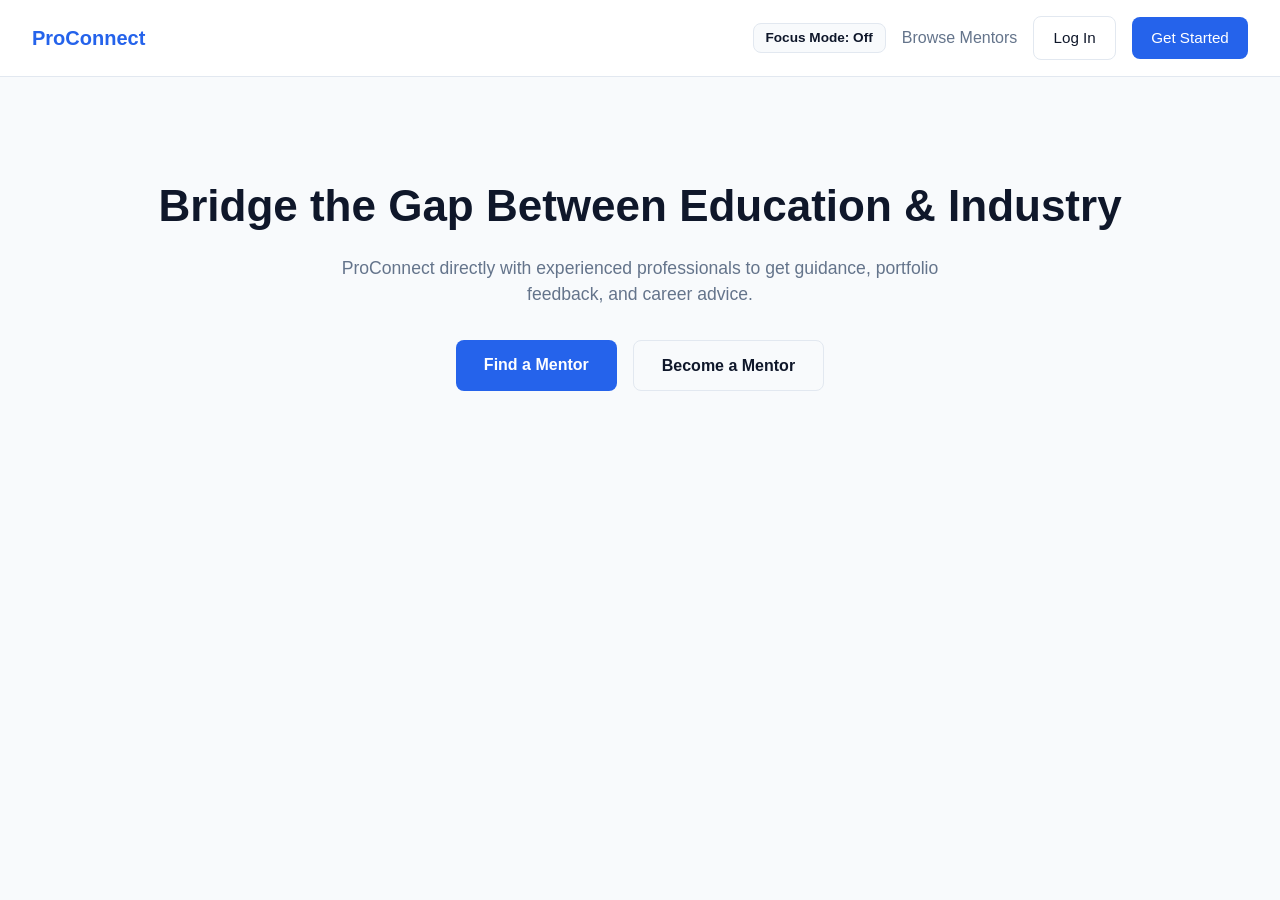
<file: index.html>
<!DOCTYPE html>
<html lang="en">
<head>
  <meta charset="UTF-8">
  <meta name="viewport" content="width=device-width, initial-scale=1.0">
  <title>ProConnect | Mentorship Platform</title>
  <link rel="stylesheet" href="assets/css/style.css">
</head>
<body>

  <nav class="navbar">
    <a href="index.html" class="brand">ProConnect</a>
    <div class="nav-links">
      <a href="browse.html">Browse Mentors</a>
      <a href="login.html" class="btn btn-outline">Log In</a>
      <a href="register.html" class="btn btn-primary">Get Started</a>
    </div>
  </nav>

  <main class="container">
    <div style="text-align: center; padding: 4rem 1rem;">
      <h1 style="font-size: 2.75rem; margin-bottom: 1rem;">Bridge the Gap Between Education & Industry</h1>
      <p style="color: var(--text-muted); max-width: 650px; margin: 0 auto 2rem; font-size: 1.1rem;">
        ProConnect directly with experienced professionals to get guidance, portfolio feedback, and career advice.
      </p>
      <div style="display: flex; gap: 1rem; justify-content: center;">
        <a href="register.html" class="btn btn-primary" style="padding: 0.8rem 1.75rem; font-size: 1rem;">Find a Mentor</a>
        <a href="register.html" class="btn btn-outline" style="padding: 0.8rem 1.75rem; font-size: 1rem;">Become a Mentor</a>
      </div>
    </div>
  </main>

  <script src="assets/js/accessibility.js"></script>
</body>
</html>
</file>
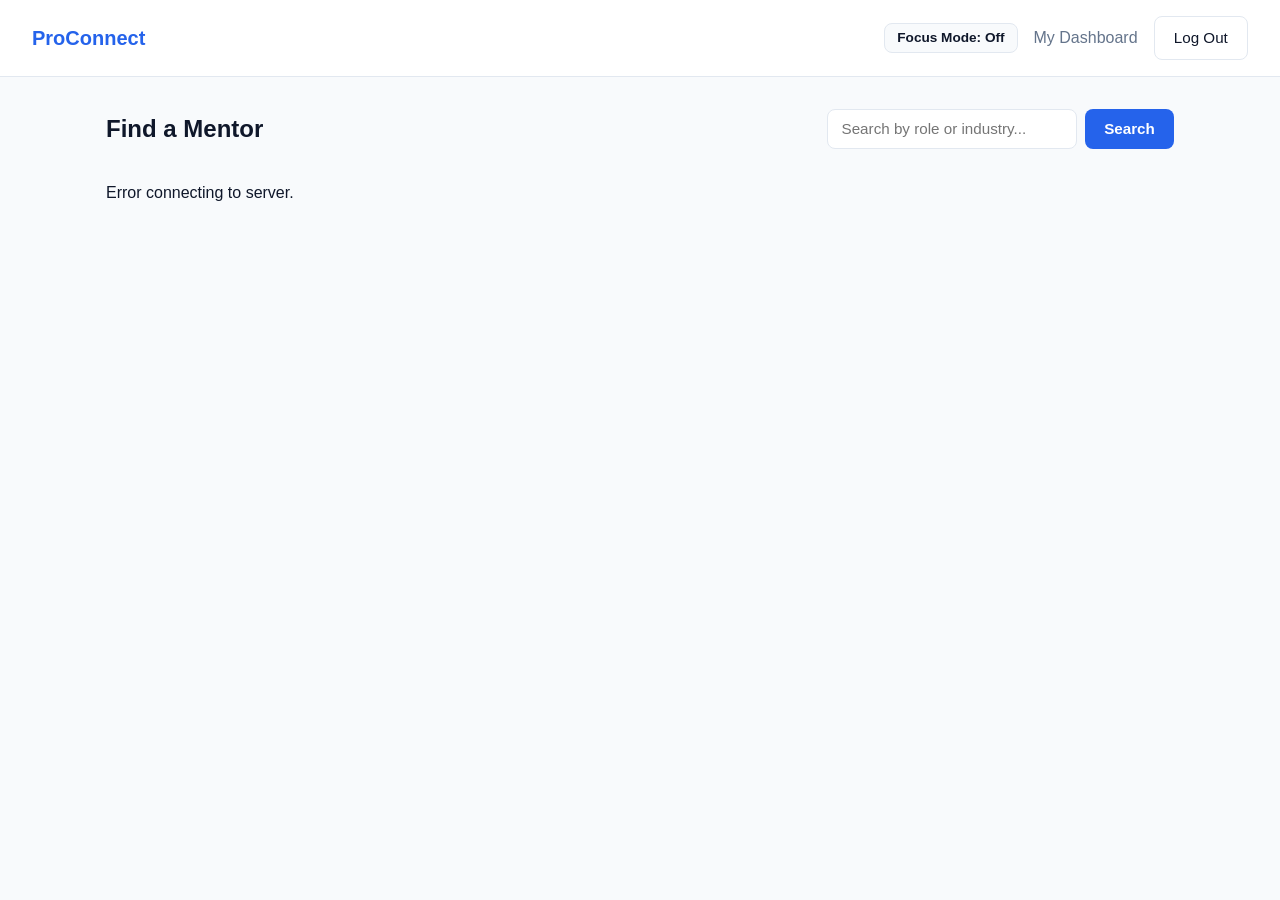
<file: browse.html>
<!DOCTYPE html>
<html lang="en">
<head>
  <meta charset="UTF-8">
  <meta name="viewport" content="width=device-width, initial-scale=1.0">
  <title>Browse Mentors | ProConnect</title>
  <link rel="stylesheet" href="assets/css/style.css">
</head>
<body>

  <nav class="navbar">
    <a href="index.html" class="brand">ProConnect</a>
    <div class="nav-links">
      <a href="dashboard-student.html">My Dashboard</a>
      <a href="index.html" class="btn btn-outline">Log Out</a>
    </div>
  </nav>

  <main class="container">
    <div style="display: flex; justify-content: space-between; align-items: center; margin-bottom: 2rem; flex-wrap: wrap; gap: 1rem;">
      <h2>Find a Mentor</h2>
      <div style="display: flex; gap: 0.5rem;">
        <input type="text" id="searchInput" class="form-control" placeholder="Search by role or industry..." style="width: 250px;">
        <button class="btn btn-primary" onclick="filterMentors()">Search</button>
      </div>
    </div>

    <!-- Mentor Grid -->
    <div class="grid-3" id="mentorGrid">
      <!-- Cards will be generated by browse.js -->
    </div>
  </main>

  <script src="assets/js/browse.js"></script>
  <script src="assets/js/accessibility.js"></script>
</body>
</html>
</file>
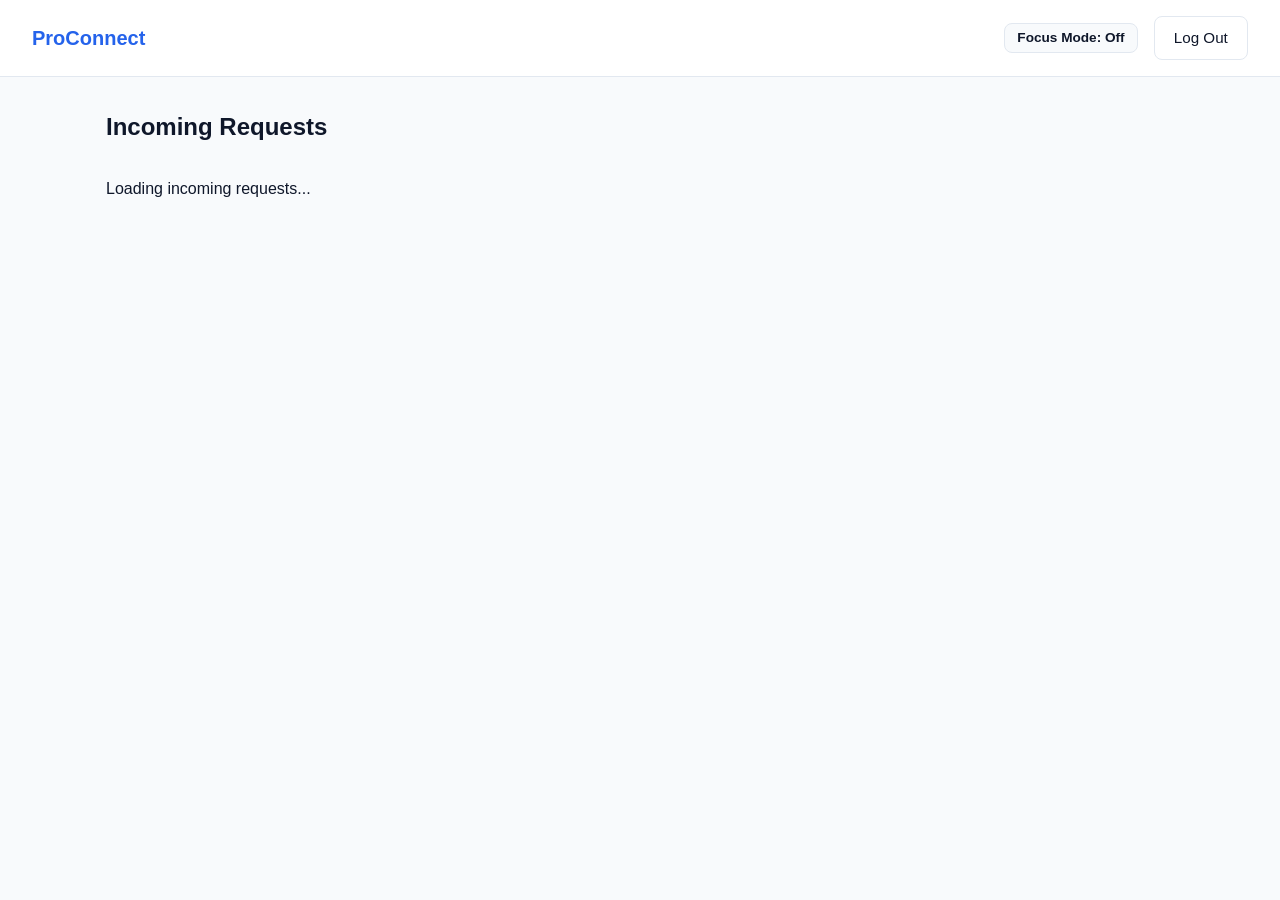
<file: dashboard-mentor.html>
<!DOCTYPE html>
<html lang="en">
<head>
  <meta charset="UTF-8">
  <meta name="viewport" content="width=device-width, initial-scale=1.0">
  <title>Mentor Dashboard | ProConnect</title>
  <link rel="stylesheet" href="assets/css/style.css">
</head>
<body>

  <nav class="navbar">
    <a href="index.html" class="brand">ProConnect</a>
    <div class="nav-links">
      <a href="index.html" class="btn btn-outline">Log Out</a>
    </div>
  </nav>

  <main class="container">
    <h2 style="margin-bottom: 2rem;">Incoming Requests</h2>
    <div id="mentorRequests">
      <p>Loading incoming requests...</p>
    </div>
  </main>

  <script src="assets/js/accessibility.js"></script>
  <script src="assets/js/dashboard.js"></script>
</body>
</html>
</file>
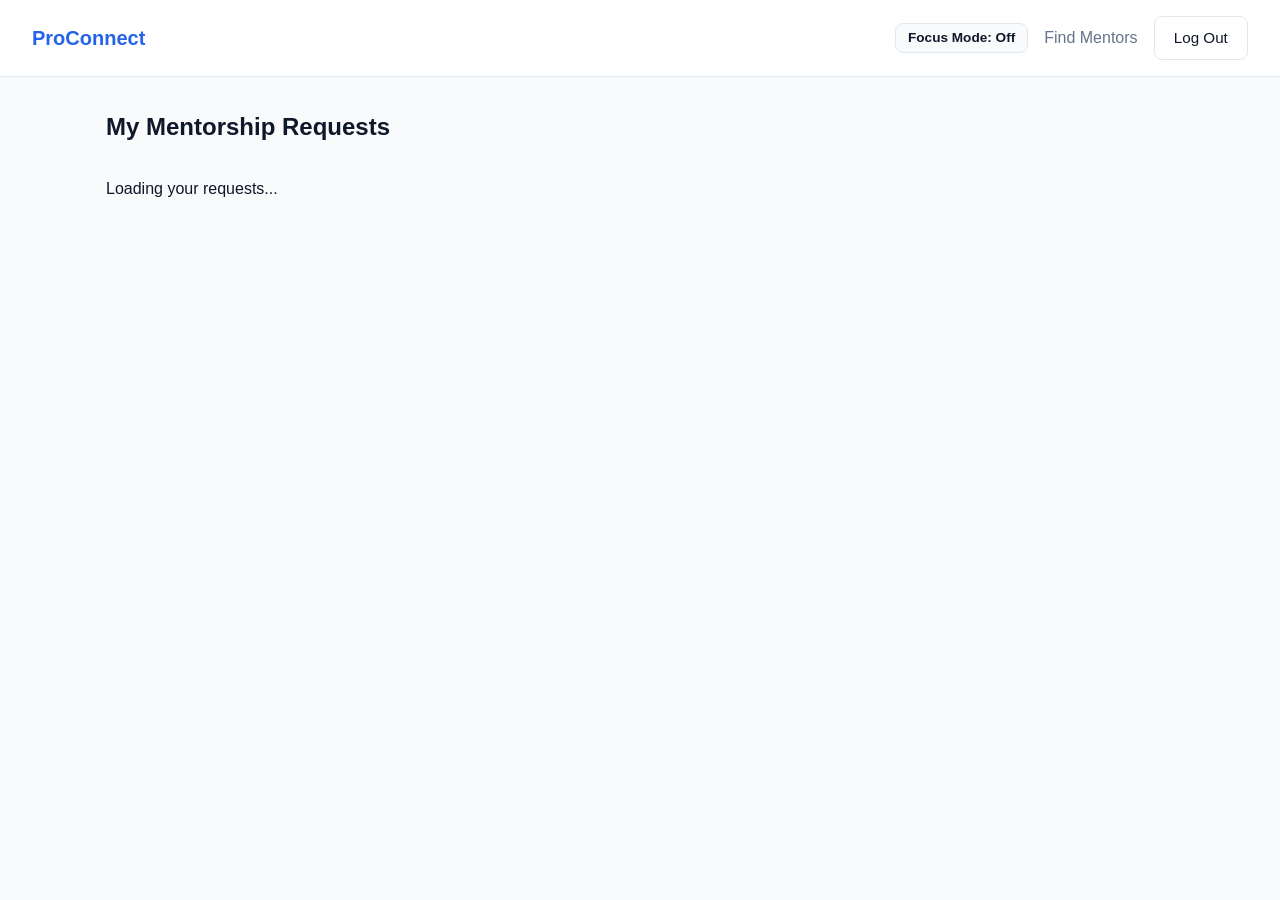
<file: dashboard-student.html>
<!DOCTYPE html>
<html lang="en">
<head>
  <meta charset="UTF-8">
  <meta name="viewport" content="width=device-width, initial-scale=1.0">
  <title>Student Dashboard | ProConnect</title>
  <link rel="stylesheet" href="assets/css/style.css">
</head>
<body>

  <nav class="navbar">
    <a href="index.html" class="brand">ProConnect</a>
    <div class="nav-links">
      <a href="browse.html">Find Mentors</a>
      <a href="index.html" class="btn btn-outline">Log Out</a>
    </div>
  </nav>

  <main class="container">
    <h2 style="margin-bottom: 2rem;">My Mentorship Requests</h2>
    <div id="studentRequests">
      <p>Loading your requests...</p>
    </div>
  </main>

  <script src="assets/js/accessibility.js"></script>
  <script src="assets/js/dashboard.js"></script>
</body>
</html>
</file>
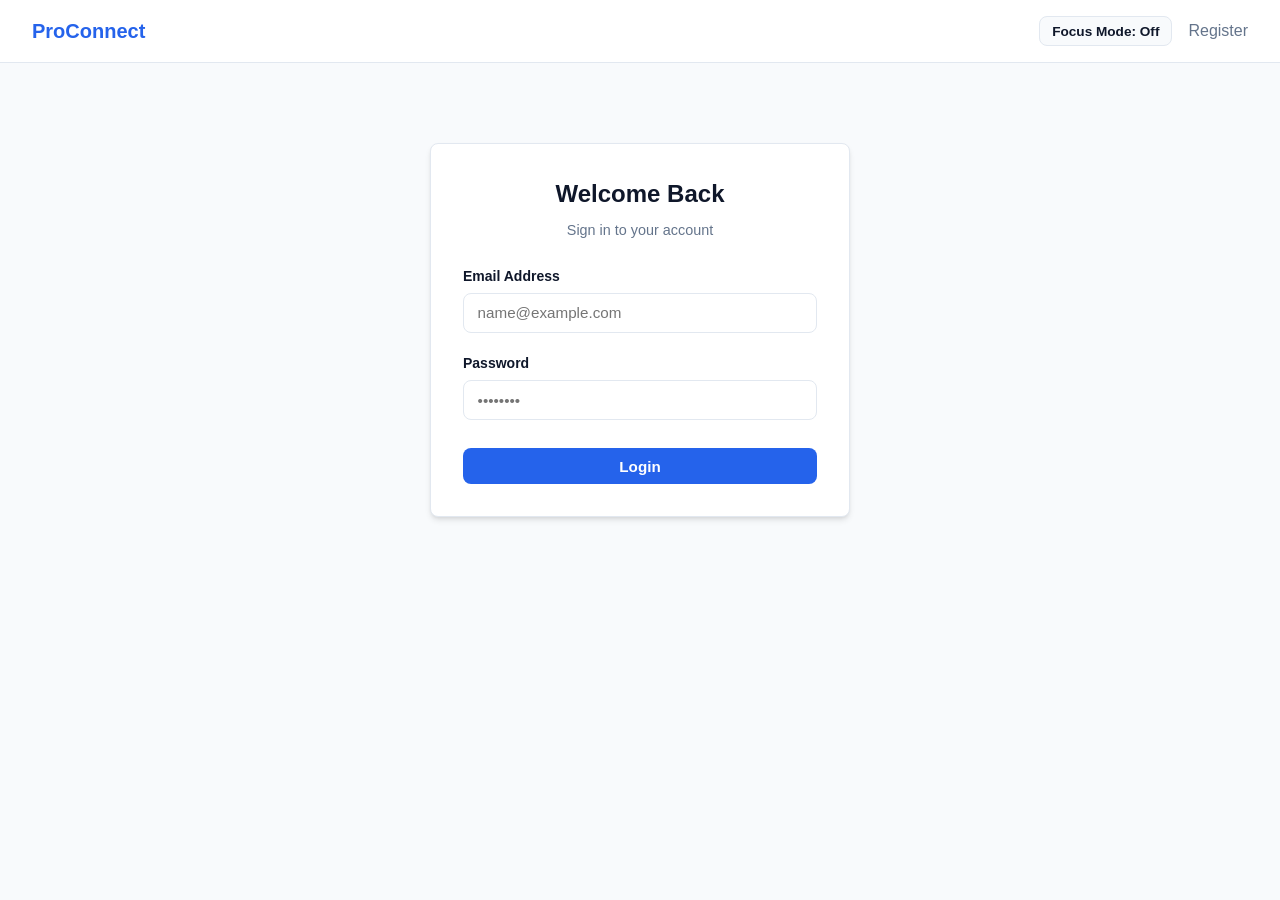
<file: login.html>
<!DOCTYPE html>
<html lang="en">
<head>
  <meta charset="UTF-8">
  <meta name="viewport" content="width=device-width, initial-scale=1.0">
  <title>Login | ProConnect</title>
  <link rel="stylesheet" href="assets/css/style.css">
</head>
<body>

  <nav class="navbar">
    <a href="index.html" class="brand">ProConnect</a>
    <div class="nav-links">
      <a href="register.html">Register</a>
    </div>
  </nav>

  <main class="container">
    <div class="auth-card">
      <h2 style="margin-bottom: 0.5rem; text-align: center;">Welcome Back</h2>
      <p style="color: var(--text-muted); text-align: center; margin-bottom: 1.5rem; font-size: 0.9rem;">Sign in to your account</p>

      <form id="loginForm">
        <div class="form-group">
          <label for="email">Email Address</label>
          <input type="email" id="email" class="form-control" required placeholder="name@example.com">
        </div>

        <div class="form-group">
          <label for="password">Password</label>
          <input type="password" id="password" class="form-control" required placeholder="••••••••">
        </div>

        <button type="submit" class="btn btn-primary" style="width: 100%; margin-top: 0.5rem;">Login</button>
      </form>
    </div>
  </main>

  <script src="assets/js/auth.js"></script>
  <script src="assets/js/accessibility.js"></script>
</body>
</html>
</file>
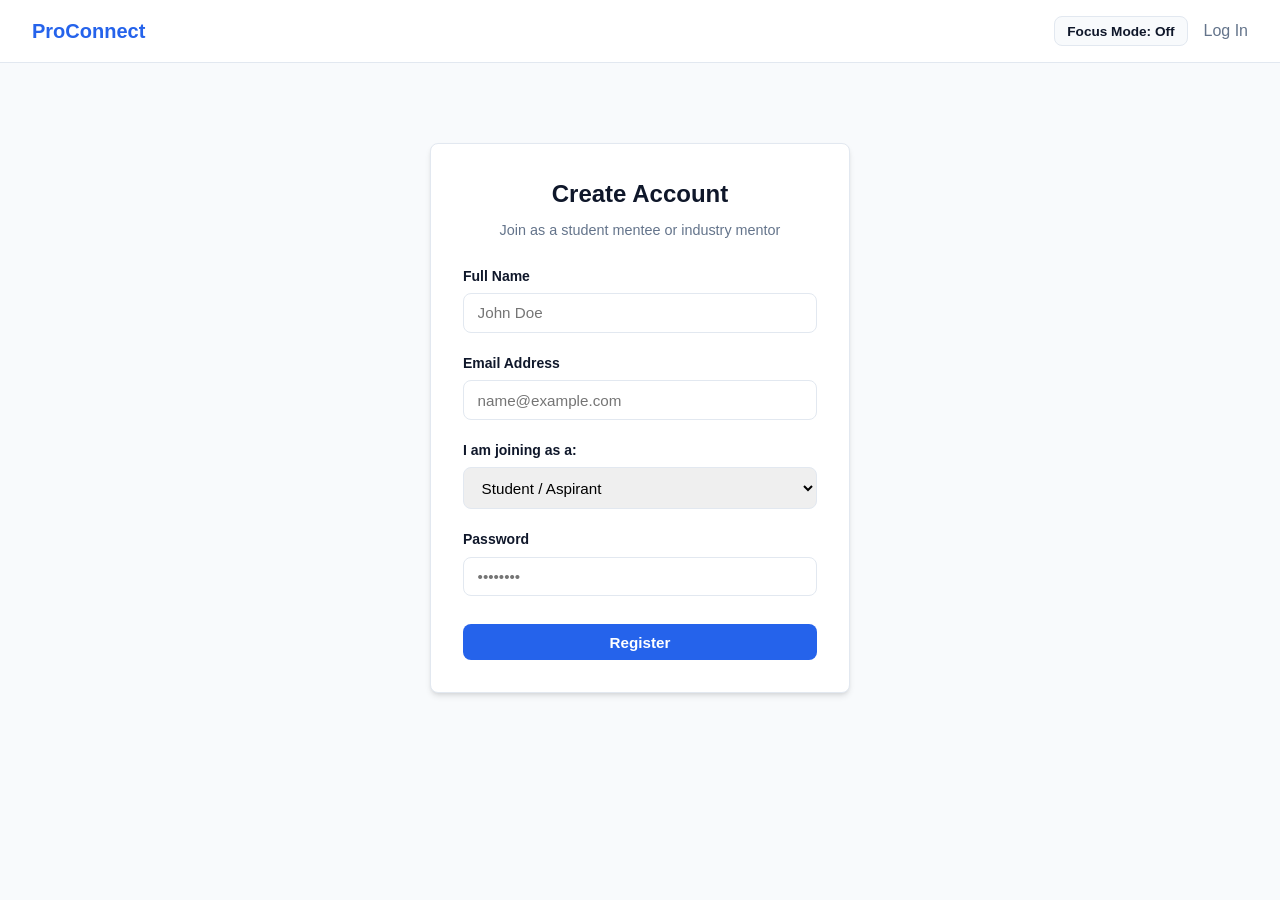
<file: register.html>
<!DOCTYPE html>
<html lang="en">
<head>
  <meta charset="UTF-8">
  <meta name="viewport" content="width=device-width, initial-scale=1.0">
  <title>Register | ProConnect</title>
  <link rel="stylesheet" href="assets/css/style.css">
</head>
<body>

  <nav class="navbar">
    <a href="index.html" class="brand">ProConnect</a>
    <div class="nav-links">
      <a href="login.html">Log In</a>
    </div>
  </nav>

  <main class="container">
    <div class="auth-card">
      <h2 style="margin-bottom: 0.5rem; text-align: center;">Create Account</h2>
      <p style="color: var(--text-muted); text-align: center; margin-bottom: 1.5rem; font-size: 0.9rem;">Join as a student mentee or industry mentor</p>

      <form id="registerForm">
        <div class="form-group">
          <label for="name">Full Name</label>
          <input type="text" id="name" class="form-control" required placeholder="John Doe">
        </div>

        <div class="form-group">
          <label for="email">Email Address</label>
          <input type="email" id="email" class="form-control" required placeholder="name@example.com">
        </div>

        
        <div class="form-group">
          <label for="role">I am joining as a:</label>
          <select id="role" class="form-control" required>
            <option value="student">Student / Aspirant</option>
            <option value="mentor">Professional Mentor</option>
          </select>
        </div>

        <!-- Shown only when "Professional Mentor" is selected -->
        <div id="mentorFields" style="display: none;">
          <div class="form-group">
            <label for="industry">Industry</label>
            <input type="text" id="industry" class="form-control" placeholder="e.g. Technology, Finance, Data">
          </div>

          <div class="form-group">
            <label for="job_role">Current Job Title</label>
            <input type="text" id="job_role" class="form-control" placeholder="e.g. Senior Software Engineer">
          </div>

          <div class="form-group">
            <label for="bio">Short Bio & Mentorship Focus</label>
            <textarea id="bio" class="form-control" rows="3" placeholder="Briefly describe your experience and how you can help students..."></textarea>
          </div>
        </div>

        <div class="form-group">
          <label for="password">Password</label>
          <input type="password" id="password" class="form-control" required placeholder="••••••••">
        </div>

        <button type="submit" class="btn btn-primary" style="width: 100%; margin-top: 0.5rem;">Register</button>
      </form>
    </div>
  </main>
  <script src="assets/js/accessibility.js"></script>
  <script src="assets/js/auth.js"></script>
</body>
</html>
</file>
<file: assets/css/style.css>
:root {
  --primary: #2563eb;
  --primary-hover: #1d4ed8;
  --bg-main: #f8fafc;
  --surface: #ffffff;
  --text-dark: #0f172a;
  --text-muted: #64748b;
  --border: #e2e8f0;
  --shadow: 0 4px 6px -1px rgba(0, 0, 0, 0.1), 0 2px 4px -2px rgba(0, 0, 0, 0.1);
  --radius: 8px;
}

* {
  box-sizing: border-box;
  margin: 0;
  padding: 0;
  font-family: -apple-system, BlinkMacSystemFont, "Segoe UI", Roboto, Oxygen, Ubuntu, Cantarell, sans-serif;
}

body {
  background-color: var(--bg-main);
  color: var(--text-dark);
  line-height: 1.5;
  min-height: 100vh;
  display: flex;
  flex-direction: column;
}

/* Navbar */
.navbar {
  background: var(--surface);
  border-bottom: 1px solid var(--border);
  padding: 1rem 2rem;
  display: flex;
  justify-content: space-between;
  align-items: center;
}

.brand {
  font-size: 1.25rem;
  font-weight: 700;
  color: var(--primary);
  text-decoration: none;
}

.nav-links {
  display: flex;
  gap: 1rem;
  align-items: center;
}

.nav-links a {
  text-decoration: none;
  color: var(--text-muted);
  font-weight: 500;
  transition: color 0.2s;
}

.nav-links a:hover {
  color: var(--primary);
}

.nav-links a.btn-primary {
  color: #ffffff;
}

.nav-links a.btn-outline {
  color: var(--text-dark);
}

/* Base Layout Containers */
.container {
  max-width: 1100px;
  margin: 2rem auto;
  padding: 0 1rem;
  width: 100%;
  flex: 1;
}

/* Buttons */
.btn {
  display: inline-block;
  padding: 0.6rem 1.2rem;
  border-radius: var(--radius);
  font-weight: 600;
  text-decoration: none;
  cursor: pointer;
  border: none;
  font-size: 0.95rem;
  transition: all 0.2s ease;
}

.btn-primary {
  background: var(--primary);
  color: white;
}

.btn-primary:hover {
  background: var(--primary-hover);
}

.btn-outline {
  border: 1px solid var(--border);
  background: transparent;
  color: var(--text-dark);
}

.btn-outline:hover {
  background: var(--bg-main);
}

.btn-danger {
  background: #ef4444;
  color: white;
}

.btn-danger:hover {
  background: #dc2626;
}

/* Form Styles */
.auth-card {
  max-width: 420px;
  margin: 3rem auto;
  background: var(--surface);
  padding: 2rem;
  border-radius: var(--radius);
  border: 1px solid var(--border);
  box-shadow: var(--shadow);
}

.form-group {
  margin-bottom: 1.25rem;
}

.form-group label {
  display: block;
  font-size: 0.875rem;
  font-weight: 600;
  margin-bottom: 0.4rem;
}

.form-control {
  width: 100%;
  padding: 0.65rem 0.85rem;
  border: 1px solid var(--border);
  border-radius: var(--radius);
  font-size: 0.95rem;
  outline: none;
}

.form-control:focus {
  border-color: var(--primary);
}

/* Grid & Cards */
.grid-3 {
  display: grid;
  grid-template-columns: repeat(auto-fill, minmax(300px, 1fr));
  gap: 1.5rem;
  margin-top: 1.5rem;
}

.card {
  background: var(--surface);
  border: 1px solid var(--border);
  border-radius: var(--radius);
  padding: 1.5rem;
  box-shadow: var(--shadow);
}

.card-title {
  font-size: 1.15rem;
  font-weight: 700;
  margin-bottom: 0.25rem;
}

.card-subtitle {
  color: var(--primary);
  font-size: 0.875rem;
  font-weight: 600;
  margin-bottom: 0.75rem;
}

/* Badges */
.badge {
  display: inline-block;
  padding: 0.25rem 0.6rem;
  font-size: 0.75rem;
  font-weight: 700;
  border-radius: 9999px;
  text-transform: uppercase;
}

.badge-pending {
  background: #fef3c7;
  color: #d97706;
}

.badge-accepted {
  background: #dcfce7;
  color: #15803d;
}

.badge-declined {
  background: #fee2e2;
  color: #b91c1c;
}

/* =========================================
   Toggleable Keyboard & Focus Accessibility
   ========================================= */

.a11y-toggle {
  background: var(--bg-main);
  color: var(--text-dark);
  border: 1px solid var(--border);
  border-radius: var(--radius);
  padding: 0.4rem 0.75rem;
  font-size: 0.85rem;
  font-weight: 600;
  cursor: pointer;
  transition: all 0.2s ease;
}

.a11y-toggle:hover {
  border-color: var(--primary);
}

.a11y-toggle[aria-pressed="true"] {
  background: #0f172a;
  color: #facc15;
  border-color: #0f172a;
}

/* Skip Link (Hidden off-screen until Tab is pressed) */
.skip-link {
  position: absolute;
  top: -100px;
  left: 1rem;
  background: #0f172a;
  color: #facc15;
  padding: 0.75rem 1.25rem;
  border-radius: var(--radius);
  font-weight: 700;
  text-decoration: none;
  z-index: 1000;
  transition: top 0.2s ease;
}

body.focus-assist .skip-link:focus {
  top: 1rem;
}

/* High-Visibility Focus Indicators (Active when Focus Mode is ON) */
body.focus-assist a:focus,
body.focus-assist button:focus,
body.focus-assist input:focus,
body.focus-assist select:focus {
  outline: 3px solid #f59e0b !important;
  outline-offset: 3px !important;
  box-shadow: 0 0 0 5px rgba(245, 158, 11, 0.25);
}

/* =========================================
   Mobile Optimization (Must stay at bottom)
   ========================================= */

@media (max-width: 768px) {
  .navbar {
    flex-direction: column;
    gap: 1rem;
    padding: 1rem;
  }

  .nav-links {
    width: 100%;
    justify-content: center;
    flex-wrap: wrap;
    gap: 0.5rem;
  }
  
  .nav-links a {
    text-align: center;
  }

  .btn {
    padding: 0.5rem 1rem; 
  }

  main div[style*="display: flex"] {
    flex-wrap: wrap;
  }
}
</file>
